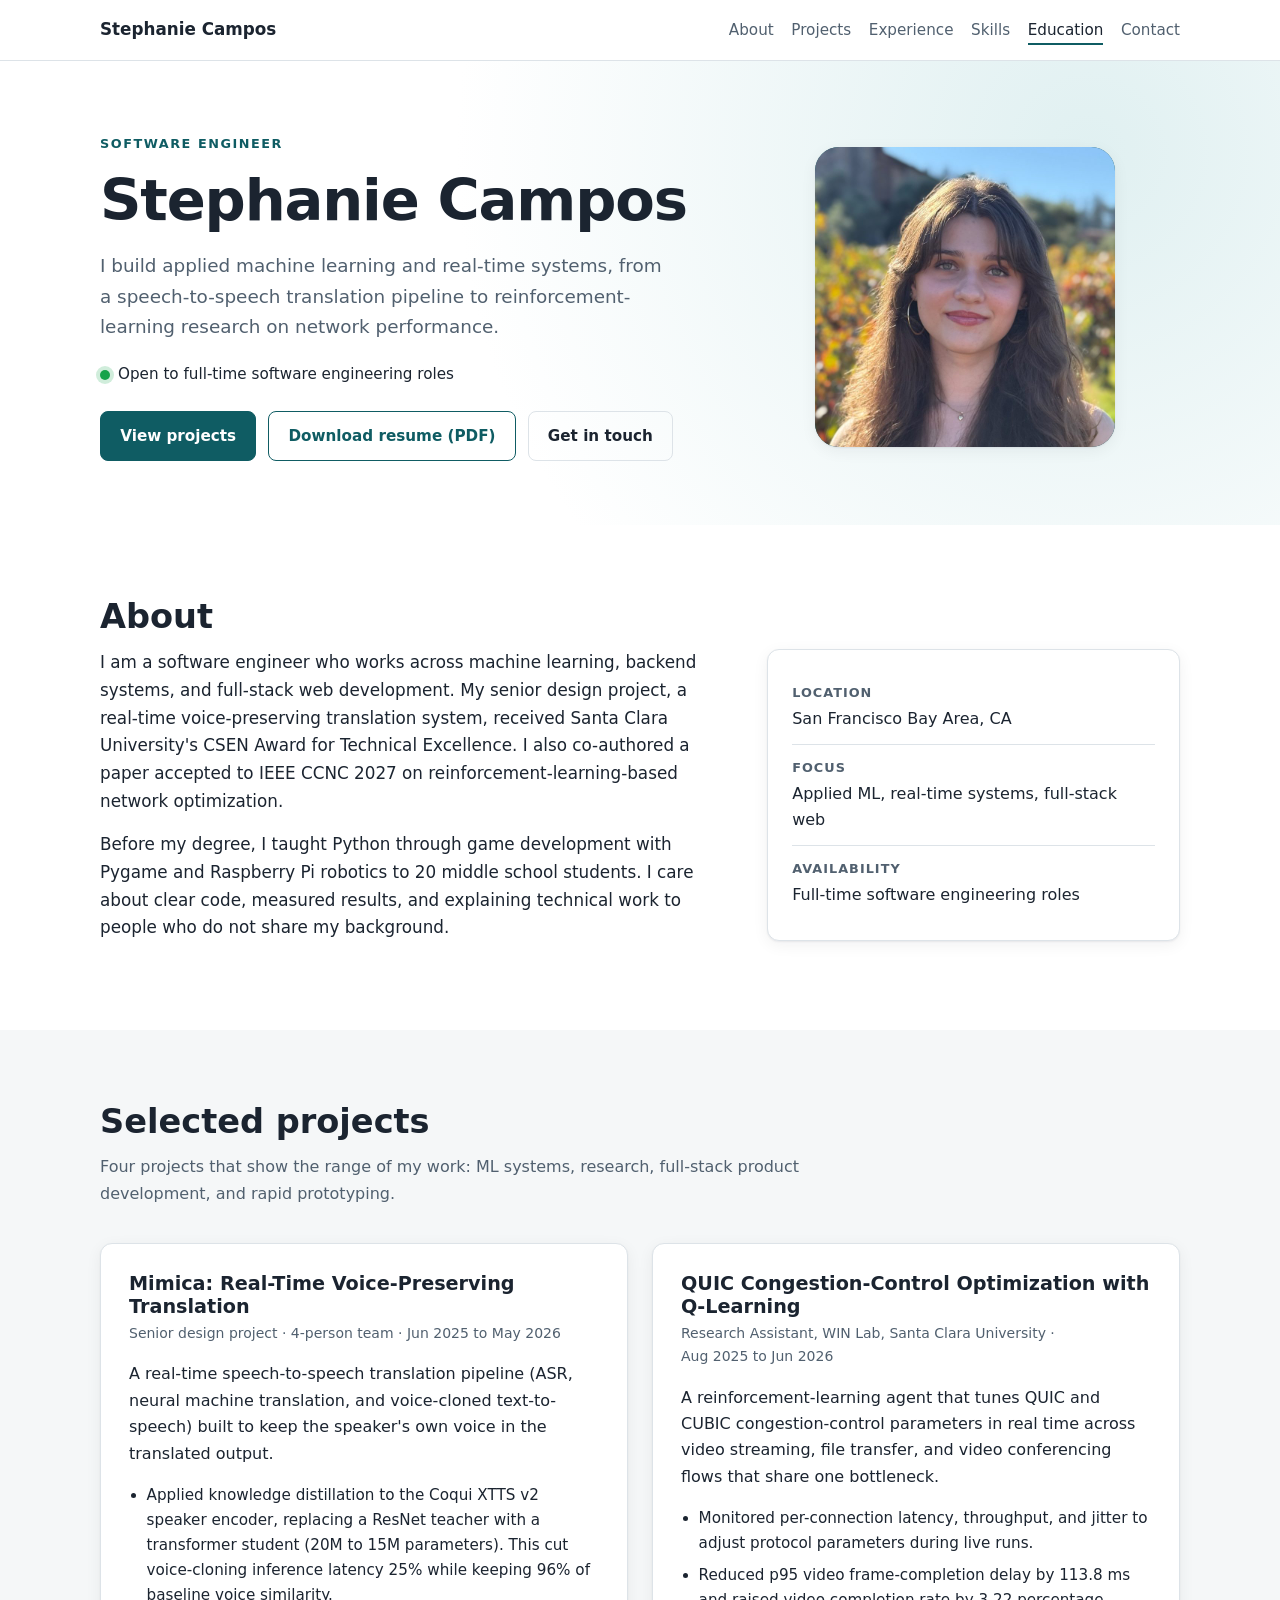
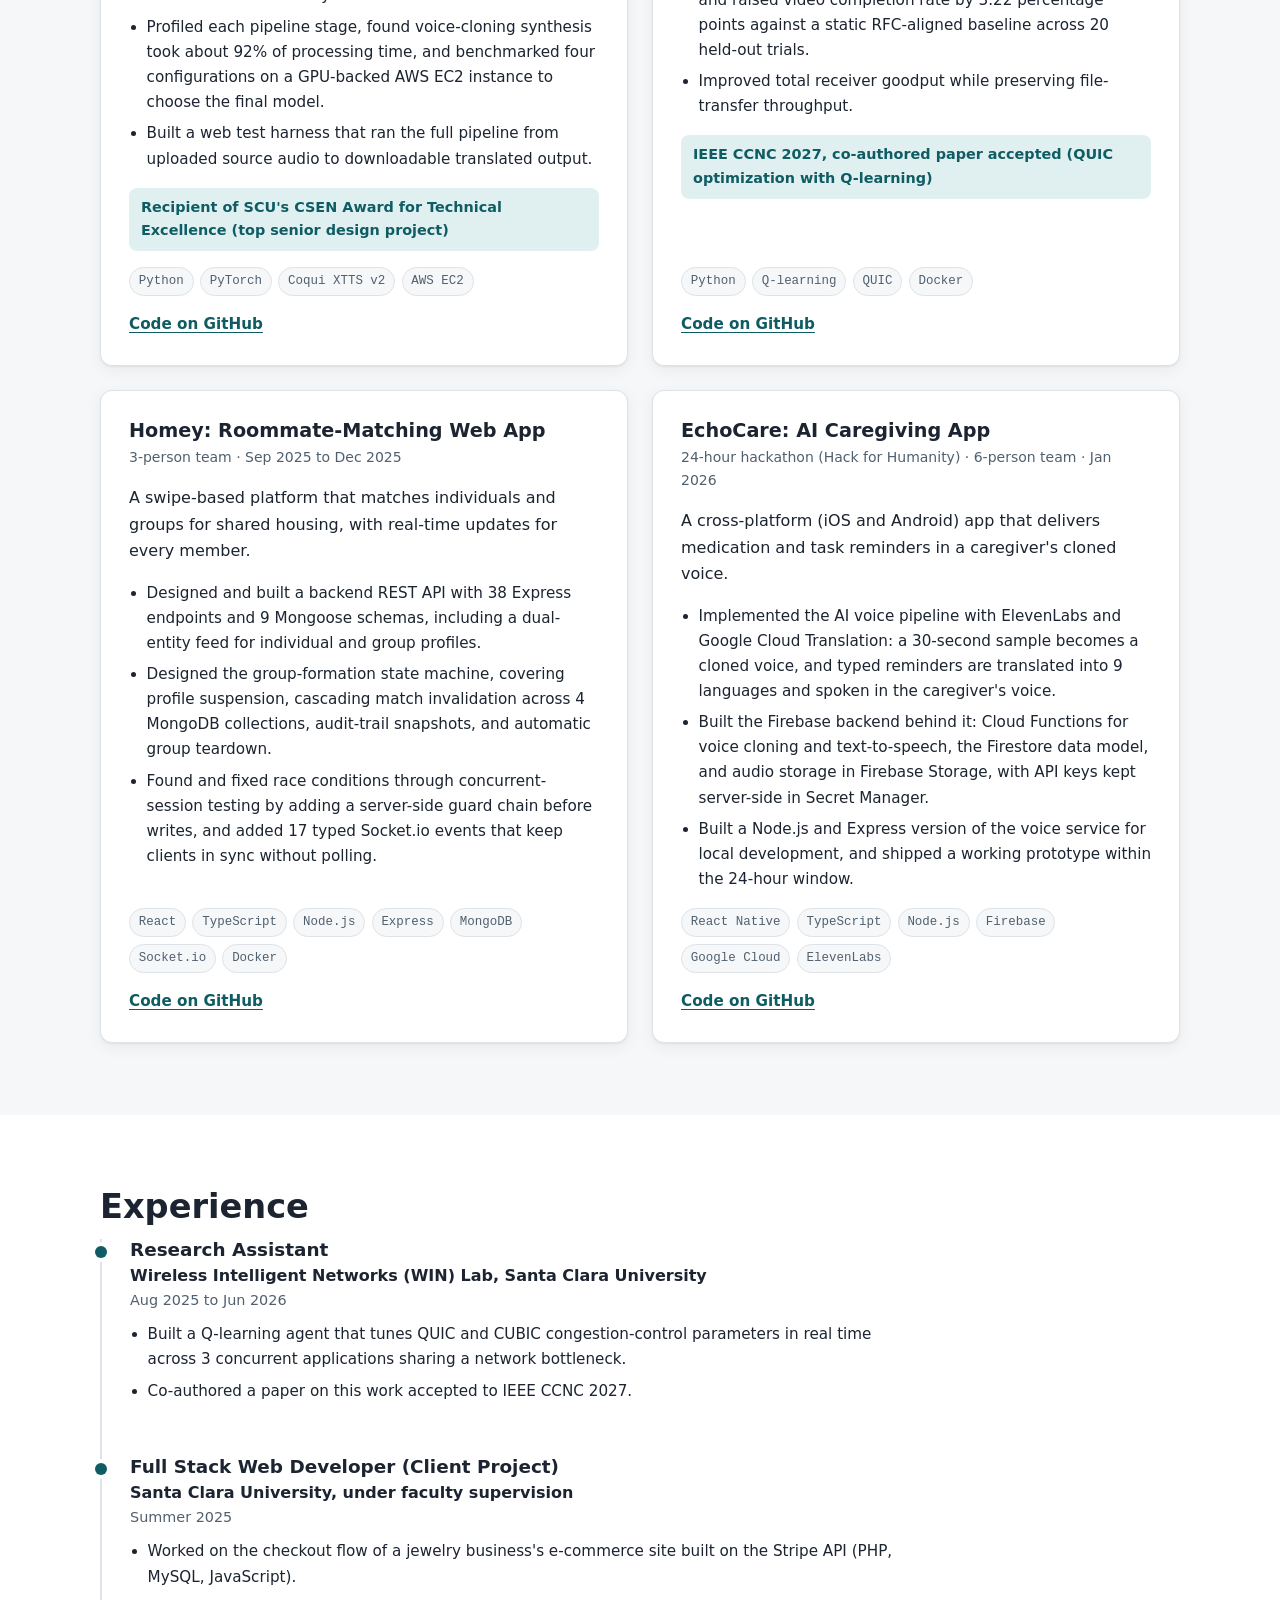
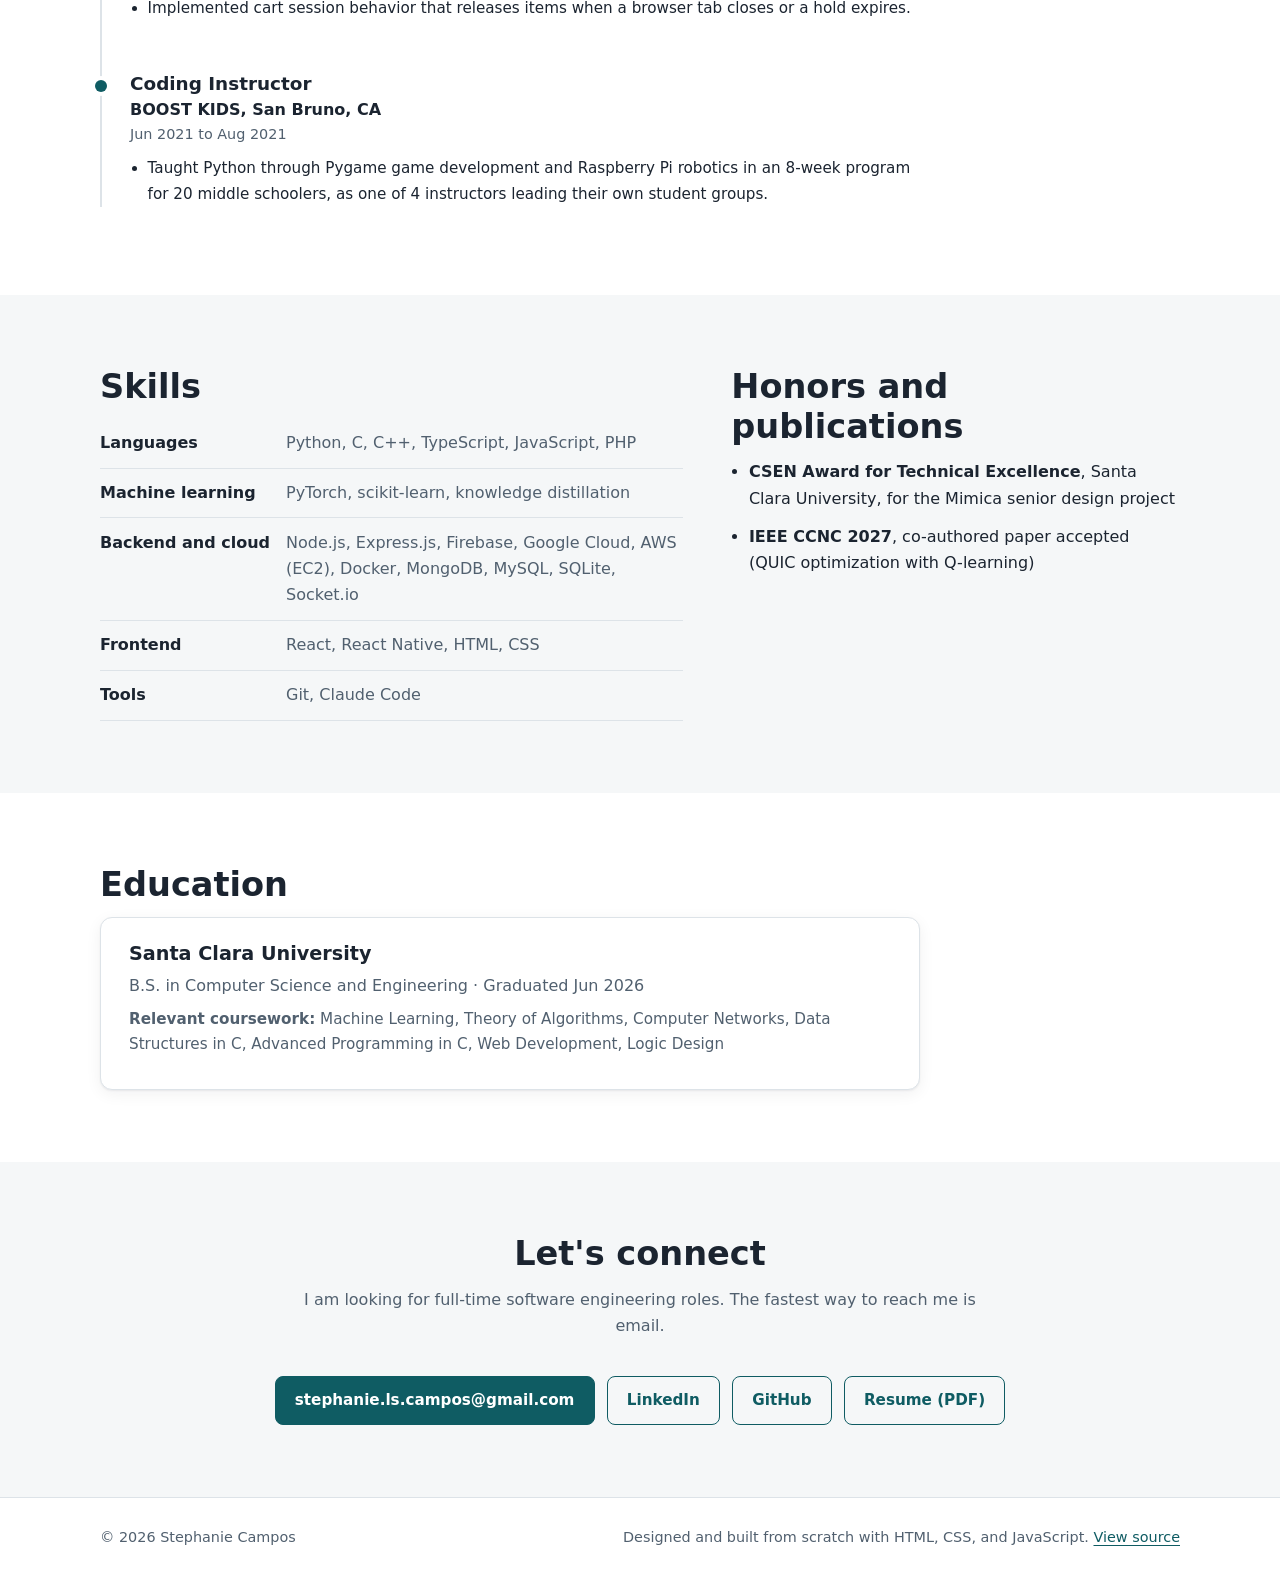
<file: index.html>
<!DOCTYPE html>
<html lang="en">
<head>
  <meta charset="UTF-8">
  <meta name="viewport" content="width=device-width, initial-scale=1.0">
  <title>Stephanie Campos | Software Engineer</title>
  <meta name="description" content="Stephanie Campos is a software engineer focused on applied machine learning and real-time systems. B.S. Computer Science and Engineering, Santa Clara University, 2026.">
  <meta name="author" content="Stephanie Campos">
  <meta name="theme-color" content="#0f5c63">
  <!-- Replace with your final domain if you add a custom domain -->
  <link rel="canonical" href="https://stephanielcampos.github.io/">
  <link rel="icon" href="assets/favicon.svg" type="image/svg+xml">

  <!-- Open Graph / social preview -->
  <meta property="og:type" content="website">
  <meta property="og:title" content="Stephanie Campos | Software Engineer">
  <meta property="og:description" content="Applied machine learning and real-time systems. Projects, experience, and resume.">
  <meta property="og:url" content="https://stephanielcampos.github.io/">
  <meta property="og:image" content="https://stephanielcampos.github.io/assets/stephanie.jpg">
  <meta name="twitter:card" content="summary_large_image">

  <link rel="stylesheet" href="styles.css">

  <script type="application/ld+json">
  {
    "@context": "https://schema.org",
    "@type": "Person",
    "name": "Stephanie Campos",
    "jobTitle": "Software Engineer",
    "email": "mailto:stephanie.ls.campos@gmail.com",
    "url": "https://stephanielcampos.github.io/",
    "image": "https://stephanielcampos.github.io/assets/stephanie.jpg",
    "sameAs": [
      "https://www.linkedin.com/in/StephanieLCampos",
      "https://github.com/StephanieLCampos"
    ],
    "alumniOf": {
      "@type": "CollegeOrUniversity",
      "name": "Santa Clara University"
    },
    "knowsAbout": ["Machine Learning", "Real-time systems", "Python", "TypeScript", "React", "Node.js", "PyTorch"]
  }
  </script>
</head>
<body>
  <a class="skip-link" href="#main">Skip to content</a>

  <header class="site-header">
    <div class="container nav-wrap">
      <a class="brand" href="#top">Stephanie Campos</a>
      <nav aria-label="Primary">
        <ul class="nav-list">
          <li><a href="#about">About</a></li>
          <li><a href="#projects">Projects</a></li>
          <li><a href="#experience">Experience</a></li>
          <li><a href="#skills">Skills</a></li>
          <li><a href="#education">Education</a></li>
          <li><a href="#contact">Contact</a></li>
        </ul>
      </nav>
    </div>
  </header>

  <main id="main">

    <!-- HERO -->
    <section class="hero" id="top" aria-labelledby="hero-title">
      <div class="container hero-grid">
        <div class="hero-text">
          <p class="eyebrow">Software Engineer</p>
          <h1 id="hero-title">Stephanie Campos</h1>
          <p class="lead">I build applied machine learning and real-time systems, from a speech-to-speech translation pipeline to reinforcement-learning research on network performance.</p>
          <p class="status"><span class="status-dot" aria-hidden="true"></span> Open to full-time software engineering roles</p>
          <div class="cta-row">
            <a class="btn btn-primary" href="#projects">View projects</a>
            <a class="btn" href="assets/resume.pdf" download="Stephanie-Campos-Resume.pdf">Download resume (PDF)</a>
            <a class="btn btn-ghost" href="#contact">Get in touch</a>
          </div>
        </div>
        <figure class="avatar">
          <div class="avatar-frame">
            <img src="assets/stephanie.jpg" alt="Portrait of Stephanie Campos" width="480" height="480">
          </div>
        </figure>
      </div>
    </section>

    <!-- ABOUT -->
    <section class="section" id="about" aria-labelledby="about-title">
      <div class="container">
        <h2 id="about-title" class="section-title">About</h2>
        <div class="about-grid">
          <div>
            <p>I am a software engineer who works across machine learning, backend systems, and full-stack web development. My senior design project, a real-time voice-preserving translation system, received Santa Clara University's CSEN Award for Technical Excellence. I also co-authored a paper accepted to IEEE CCNC 2027 on reinforcement-learning-based network optimization.</p>
            <p>Before my degree, I taught Python through game development with Pygame and Raspberry Pi robotics to 20 middle school students. I care about clear code, measured results, and explaining technical work to people who do not share my background.</p>
          </div>
          <dl class="facts">
            <div><dt>Location</dt><dd>San Francisco Bay Area, CA</dd></div>
            <div><dt>Focus</dt><dd>Applied ML, real-time systems, full-stack web</dd></div>
            <div><dt>Availability</dt><dd>Full-time software engineering roles</dd></div>
          </dl>
        </div>
      </div>
    </section>

    <!-- PROJECTS -->
    <section class="section section-alt" id="projects" aria-labelledby="projects-title">
      <div class="container">
        <h2 id="projects-title" class="section-title">Selected projects</h2>
        <p class="section-intro">Four projects that show the range of my work: ML systems, research, full-stack product development, and rapid prototyping.</p>

        <div class="card-grid">

          <!-- Project 1 -->
          <article class="card">
            <header class="card-header">
              <h3>Mimica: Real-Time Voice-Preserving Translation</h3>
              <p class="card-meta">Senior design project &middot; 4-person team &middot; <span class="nowrap">Jun 2025 to May 2026</span></p>
            </header>
            <p>A real-time speech-to-speech translation pipeline (ASR, neural machine translation, and voice-cloned text-to-speech) built to keep the speaker's own voice in the translated output.</p>
            <ul class="card-points">
              <li>Applied knowledge distillation to the Coqui XTTS v2 speaker encoder, replacing a ResNet teacher with a transformer student (20M to 15M parameters). This cut voice-cloning inference latency 25% while keeping 96% of baseline voice similarity.</li>
              <li>Profiled each pipeline stage, found voice-cloning synthesis took about 92% of processing time, and benchmarked four configurations on a GPU-backed AWS EC2 instance to choose the final model.</li>
              <li>Built a web test harness that ran the full pipeline from uploaded source audio to downloadable translated output.</li>
            </ul>
            <p class="award-note">Recipient of SCU's CSEN Award for Technical Excellence (top senior design project)</p>
            <ul class="tags" aria-label="Technologies used">
              <li>Python</li><li>PyTorch</li><li>Coqui XTTS v2</li><li>AWS EC2</li>
            </ul>
            <p class="card-links"><a href="https://github.com/StephanieLCampos/Mimica-Senior-Design" target="_blank" rel="noopener">Code on GitHub<span class="sr-only"> (opens in a new tab)</span></a></p>
          </article>

          <!-- Project 2 -->
          <article class="card">
            <header class="card-header">
              <h3>QUIC Congestion-Control Optimization with Q&#8209;Learning</h3>
              <p class="card-meta">Research Assistant, WIN Lab, Santa Clara University &middot; <span class="nowrap">Aug 2025 to Jun 2026</span></p>
            </header>
            <p>A reinforcement-learning agent that tunes QUIC and CUBIC congestion-control parameters in real time across video streaming, file transfer, and video conferencing flows that share one bottleneck.</p>
            <ul class="card-points">
              <li>Monitored per-connection latency, throughput, and jitter to adjust protocol parameters during live runs.</li>
              <li>Reduced p95 video frame-completion delay by 113.8 ms and raised video completion rate by 3.22 percentage points against a static RFC-aligned baseline across 20 held-out trials.</li>
              <li>Improved total receiver goodput while preserving file-transfer throughput.</li>
            </ul>
            <p class="award-note">IEEE CCNC 2027, co-authored paper accepted (QUIC optimization with Q-learning)</p>
            <ul class="tags" aria-label="Technologies used">
              <li>Python</li><li>Q-learning</li><li>QUIC</li><li>Docker</li>
            </ul>
            <p class="card-links"><a href="https://github.com/StephanieLCampos/QUIC_protocol_research" target="_blank" rel="noopener">Code on GitHub<span class="sr-only"> (opens in a new tab)</span></a></p>
          </article>

          <!-- Project 3 -->
          <article class="card">
            <header class="card-header">
              <h3>Homey: Roommate-Matching Web App</h3>
              <p class="card-meta">3-person team &middot; Sep 2025 to Dec 2025</p>
            </header>
            <p>A swipe-based platform that matches individuals and groups for shared housing, with real-time updates for every member.</p>
            <ul class="card-points">
              <li>Designed and built a backend REST API with 38 Express endpoints and 9 Mongoose schemas, including a dual-entity feed for individual and group profiles.</li>
              <li>Designed the group-formation state machine, covering profile suspension, cascading match invalidation across 4 MongoDB collections, audit-trail snapshots, and automatic group teardown.</li>
              <li>Found and fixed race conditions through concurrent-session testing by adding a server-side guard chain before writes, and added 17 typed Socket.io events that keep clients in sync without polling.</li>
            </ul>
            <ul class="tags" aria-label="Technologies used">
              <li>React</li><li>TypeScript</li><li>Node.js</li><li>Express</li><li>MongoDB</li><li>Socket.io</li><li>Docker</li>
            </ul>
            <p class="card-links"><a href="https://github.com/StephanieLCampos/Homey" target="_blank" rel="noopener">Code on GitHub<span class="sr-only"> (opens in a new tab)</span></a></p>
          </article>

          <!-- Project 4 -->
          <article class="card">
            <header class="card-header">
              <h3>EchoCare: AI Caregiving App</h3>
              <p class="card-meta">24-hour hackathon (Hack for Humanity) &middot; 6-person team &middot; Jan 2026</p>
            </header>
            <p>A cross-platform (iOS and Android) app that delivers medication and task reminders in a caregiver's cloned voice.</p>
            <ul class="card-points">
              <li>Implemented the AI voice pipeline with ElevenLabs and Google Cloud Translation: a 30-second sample becomes a cloned voice, and typed reminders are translated into 9 languages and spoken in the caregiver's voice.</li>
              <li>Built the Firebase backend behind it: Cloud Functions for voice cloning and text-to-speech, the Firestore data model, and audio storage in Firebase Storage, with API keys kept server-side in Secret Manager.</li>
              <li>Built a Node.js and Express version of the voice service for local development, and shipped a working prototype within the 24-hour window.</li>
            </ul>
            <ul class="tags" aria-label="Technologies used">
              <li>React Native</li><li>TypeScript</li><li>Node.js</li><li>Firebase</li><li>Google Cloud</li><li>ElevenLabs</li>
            </ul>
            <p class="card-links"><a href="https://github.com/StephanieLCampos/EchoCare" target="_blank" rel="noopener">Code on GitHub<span class="sr-only"> (opens in a new tab)</span></a></p>
          </article>

        </div>
      </div>
    </section>

    <!-- EXPERIENCE -->
    <section class="section" id="experience" aria-labelledby="experience-title">
      <div class="container">
        <h2 id="experience-title" class="section-title">Experience</h2>
        <ol class="timeline">
          <li class="timeline-item">
            <div class="timeline-head">
              <h3>Research Assistant</h3>
              <p class="timeline-org">Wireless Intelligent Networks (WIN) Lab, Santa Clara University</p>
              <p class="timeline-date">Aug 2025 to Jun 2026</p>
            </div>
            <ul class="card-points">
              <li>Built a Q-learning agent that tunes QUIC and CUBIC congestion-control parameters in real time across 3 concurrent applications sharing a network bottleneck.</li>
              <li>Co-authored a paper on this work accepted to IEEE CCNC 2027.</li>
            </ul>
          </li>
          <li class="timeline-item">
            <div class="timeline-head">
              <h3>Full Stack Web Developer (Client Project)</h3>
              <p class="timeline-org">Santa Clara University, under faculty supervision</p>
              <p class="timeline-date">Summer 2025</p>
            </div>
            <ul class="card-points">
              <li>Worked on the checkout flow of a jewelry business's e-commerce site built on the Stripe API (PHP, MySQL, JavaScript).</li>
              <li>Implemented cart session behavior that releases items when a browser tab closes or a hold expires.</li>
            </ul>
          </li>
          <li class="timeline-item">
            <div class="timeline-head">
              <h3>Coding Instructor</h3>
              <p class="timeline-org">BOOST KIDS, San Bruno, CA</p>
              <p class="timeline-date">Jun 2021 to Aug 2021</p>
            </div>
            <ul class="card-points">
              <li>Taught Python through Pygame game development and Raspberry Pi robotics in an 8-week program for 20 middle schoolers, as one of 4 instructors leading their own student groups.</li>
            </ul>
          </li>
        </ol>
      </div>
    </section>

    <!-- SKILLS & HONORS -->
    <section class="section section-alt" id="skills" aria-labelledby="skills-title">
      <div class="container skills-grid">
        <div>
          <h2 id="skills-title" class="section-title">Skills</h2>
          <dl class="skill-list">
            <div><dt>Languages</dt><dd>Python, C, C++, TypeScript, JavaScript, PHP</dd></div>
            <div><dt>Machine learning</dt><dd>PyTorch, scikit-learn, knowledge distillation</dd></div>
            <div><dt>Backend and cloud</dt><dd>Node.js, Express.js, Firebase, Google Cloud, AWS (EC2), Docker, MongoDB, MySQL, SQLite, Socket.io</dd></div>
            <div><dt>Frontend</dt><dd>React, React Native, HTML, CSS</dd></div>
            <div><dt>Tools</dt><dd>Git, Claude Code</dd></div>
          </dl>
        </div>
        <div>
          <h2 class="section-title section-title-secondary">Honors and publications</h2>
          <ul class="honors">
            <li><strong>CSEN Award for Technical Excellence</strong>, Santa Clara University, for the Mimica senior design project</li>
            <li><strong>IEEE CCNC 2027</strong>, co-authored paper accepted (QUIC optimization with Q-learning)</li>
          </ul>
        </div>
      </div>
    </section>

    <!-- EDUCATION -->
    <section class="section" id="education" aria-labelledby="education-title">
      <div class="container">
        <h2 id="education-title" class="section-title">Education</h2>
        <div class="edu">
          <h3>Santa Clara University</h3>
          <p>B.S. in Computer Science and Engineering &middot; Graduated Jun 2026</p>
          <p class="coursework"><strong>Relevant coursework:</strong> Machine Learning, Theory of Algorithms, Computer Networks, Data Structures in C, Advanced Programming in C, Web Development, Logic Design</p>
        </div>
      </div>
    </section>

    <!-- CONTACT -->
    <section class="section section-alt" id="contact" aria-labelledby="contact-title">
      <div class="container contact-wrap">
        <h2 id="contact-title" class="section-title">Let's connect</h2>
        <p class="section-intro">I am looking for full-time software engineering roles. The fastest way to reach me is email.</p>
        <div class="contact-actions">
          <a class="btn btn-primary" href="mailto:stephanie.ls.campos@gmail.com">stephanie.ls.campos@gmail.com</a>
          <a class="btn" href="https://www.linkedin.com/in/StephanieLCampos" target="_blank" rel="noopener">LinkedIn<span class="sr-only"> (opens in a new tab)</span></a>
          <a class="btn" href="https://github.com/StephanieLCampos" target="_blank" rel="noopener">GitHub<span class="sr-only"> (opens in a new tab)</span></a>
          <a class="btn" href="assets/resume.pdf" download="Stephanie-Campos-Resume.pdf">Resume (PDF)</a>
        </div>
      </div>
    </section>

  </main>

  <footer class="site-footer">
    <div class="container footer-inner">
      <p>&copy; <span id="year">2026</span> Stephanie Campos</p>
      <p>Designed and built from scratch with HTML, CSS, and JavaScript. <a href="https://github.com/StephanieLCampos/StephanieLCampos.github.io" target="_blank" rel="noopener">View source<span class="sr-only"> (opens in a new tab)</span></a></p>
    </div>
  </footer>

  <script src="script.js" defer></script>
</body>
</html>
</file>
<file: styles.css>
/* =========================================================
   Stephanie Campos | Personal site
   Plain CSS, no build step, no frameworks.
   ========================================================= */

:root {
  --bg: #ffffff;
  --bg-alt: #f5f7f8;
  --surface: #ffffff;
  --text: #1b2430;
  --text-muted: #51606f;
  --border: #dde3e8;
  --accent: #0f5c63;
  --accent-hover: #0a4449;
  --accent-soft: #e0f0f1;
  --focus: #f59e0b;
  --radius: 12px;
  --shadow: 0 1px 2px rgba(16, 24, 40, 0.06), 0 4px 16px rgba(16, 24, 40, 0.06);
  --font-sans: system-ui, -apple-system, "Segoe UI", Roboto, "Helvetica Neue", Arial, sans-serif;
  --font-mono: ui-monospace, SFMono-Regular, Menlo, Consolas, monospace;
  color-scheme: light;
}

@media (prefers-color-scheme: dark) {
  :root {
    --bg: #0f1720;
    --bg-alt: #151f2b;
    --surface: #1a2634;
    --text: #e6edf3;
    --text-muted: #a3b1bf;
    --border: #2b3a4b;
    --accent: #5fc4cc;
    --accent-hover: #8ad8de;
    --accent-soft: #15333a;
    --shadow: 0 1px 2px rgba(0, 0, 0, 0.4);
    color-scheme: dark;
  }
}

*,
*::before,
*::after {
  box-sizing: border-box;
}

html {
  scroll-behavior: smooth;
  scroll-padding-top: 80px;
  -webkit-text-size-adjust: 100%;
}

body {
  margin: 0;
  font-family: var(--font-sans);
  font-size: 1rem;
  line-height: 1.65;
  color: var(--text);
  background: var(--bg);
}

img {
  max-width: 100%;
  display: block;
}

a {
  color: var(--accent);
  text-decoration-thickness: 1px;
  text-underline-offset: 3px;
}

a:hover {
  color: var(--accent-hover);
}

:focus-visible {
  outline: 3px solid var(--focus);
  outline-offset: 3px;
  border-radius: 4px;
}

h1, h2, h3 {
  line-height: 1.2;
  margin: 0 0 0.5rem;
  font-weight: 700;
}

p {
  margin: 0 0 1rem;
}

ul, ol {
  padding-left: 1.25rem;
}

.container {
  width: min(1080px, 100% - 2.5rem);
  margin-inline: auto;
}

.sr-only {
  position: absolute;
  width: 1px;
  height: 1px;
  padding: 0;
  margin: -1px;
  overflow: hidden;
  clip: rect(0, 0, 0, 0);
  white-space: nowrap;
  border: 0;
}

.skip-link {
  position: absolute;
  left: 1rem;
  top: -100px;
  background: var(--accent);
  color: #fff;
  padding: 0.5rem 1rem;
  border-radius: 6px;
  z-index: 1000;
}

.skip-link:focus {
  top: 1rem;
}

/* ---------- Header ---------- */

.site-header {
  position: sticky;
  top: 0;
  z-index: 100;
  background: color-mix(in srgb, var(--bg) 88%, transparent);
  backdrop-filter: saturate(160%) blur(10px);
  -webkit-backdrop-filter: saturate(160%) blur(10px);
  border-bottom: 1px solid var(--border);
}

.nav-wrap {
  display: flex;
  align-items: center;
  justify-content: space-between;
  gap: 1rem;
  min-height: 60px;
}

.brand {
  font-weight: 700;
  font-size: 1.05rem;
  color: var(--text);
  text-decoration: none;
}

.brand:hover {
  color: var(--accent);
}

.nav-list {
  display: flex;
  flex-wrap: wrap;
  gap: 0.25rem 1.1rem;
  list-style: none;
  margin: 0;
  padding: 0;
}

.nav-list a {
  color: var(--text-muted);
  text-decoration: none;
  font-size: 0.95rem;
  padding: 0.25rem 0;
  border-bottom: 2px solid transparent;
}

.nav-list a:hover,
.nav-list a.is-active {
  color: var(--text);
  border-bottom-color: var(--accent);
}

/* ---------- Buttons ---------- */

.btn {
  display: inline-flex;
  align-items: center;
  justify-content: center;
  gap: 0.4rem;
  padding: 0.7rem 1.2rem;
  border-radius: 8px;
  border: 1px solid var(--accent);
  background: transparent;
  color: var(--accent);
  font-weight: 600;
  font-size: 0.95rem;
  text-decoration: none;
  cursor: pointer;
  transition: background 0.15s ease, color 0.15s ease, transform 0.15s ease;
  overflow-wrap: anywhere;
}

.btn:hover {
  background: var(--accent-soft);
  color: var(--accent-hover);
  transform: translateY(-1px);
}

.btn-primary {
  background: var(--accent);
  color: #fff;
}

.btn-primary:hover {
  background: var(--accent-hover);
  color: #fff;
}

.btn-ghost {
  border-color: var(--border);
  color: var(--text);
}

/* ---------- Hero ---------- */

.hero {
  padding: 4.5rem 0 4rem;
  background:
    radial-gradient(circle at 85% 20%, var(--accent-soft), transparent 55%),
    var(--bg);
}

.hero-grid {
  display: grid;
  grid-template-columns: 1.4fr 1fr;
  gap: 3rem;
  align-items: center;
}

.eyebrow {
  text-transform: uppercase;
  letter-spacing: 0.12em;
  font-size: 0.8rem;
  font-weight: 700;
  color: var(--accent);
  margin-bottom: 0.75rem;
}

.hero h1 {
  font-size: clamp(2.4rem, 5vw, 3.6rem);
  letter-spacing: -0.02em;
  margin-bottom: 1rem;
}

.lead {
  font-size: 1.15rem;
  color: var(--text-muted);
  max-width: 36rem;
}

.status {
  display: inline-flex;
  align-items: center;
  gap: 0.5rem;
  font-size: 0.95rem;
  color: var(--text);
  margin: 0.25rem 0 1.5rem;
}

.status-dot {
  width: 10px;
  height: 10px;
  border-radius: 50%;
  background: #16a34a;
  box-shadow: 0 0 0 4px rgba(22, 163, 74, 0.2);
}

.cta-row {
  display: flex;
  flex-wrap: wrap;
  gap: 0.75rem;
}

.avatar {
  margin: 0;
  justify-self: center;
}

.avatar-frame {
  position: relative;
  width: min(300px, 80vw);
  aspect-ratio: 1 / 1;
  border-radius: 24px;
  overflow: hidden;
  background: linear-gradient(135deg, var(--accent), var(--accent-hover));
  box-shadow: var(--shadow);
}

.avatar-frame img {
  position: absolute;
  inset: 0;
  width: 100%;
  height: 100%;
  object-fit: cover;
  object-position: center top;
}

/* ---------- Sections ---------- */

.section {
  padding: 4.5rem 0;
}

.section-alt {
  background: var(--bg-alt);
}

.section-title {
  font-size: clamp(1.6rem, 3vw, 2.1rem);
  margin-bottom: 0.75rem;
}

.nowrap {
  white-space: nowrap;
}

.section-intro {
  color: var(--text-muted);
  max-width: 44rem;
  margin-bottom: 2.25rem;
}

/* About */

.about-grid {
  display: grid;
  grid-template-columns: 1.5fr 1fr;
  gap: 3rem;
  align-items: start;
}

.about-grid p {
  font-size: 1.05rem;
}

.facts {
  margin: 0;
  background: var(--surface);
  border: 1px solid var(--border);
  border-radius: var(--radius);
  padding: 1.25rem 1.5rem;
  box-shadow: var(--shadow);
}

.facts > div {
  padding: 0.75rem 0;
  border-bottom: 1px solid var(--border);
}

.facts > div:last-child {
  border-bottom: 0;
}

.facts dt {
  font-size: 0.8rem;
  text-transform: uppercase;
  letter-spacing: 0.08em;
  color: var(--text-muted);
  font-weight: 700;
}

.facts dd {
  margin: 0.15rem 0 0;
}

/* Project cards */

.card-grid {
  display: grid;
  grid-template-columns: repeat(2, 1fr);
  gap: 1.5rem;
}

.card {
  display: flex;
  flex-direction: column;
  background: var(--surface);
  border: 1px solid var(--border);
  border-radius: var(--radius);
  padding: 1.75rem;
  box-shadow: var(--shadow);
}

.card h3 {
  font-size: 1.2rem;
  margin-bottom: 0.25rem;
}

.card-meta {
  font-size: 0.875rem;
  color: var(--text-muted);
  margin-bottom: 1rem;
}

.card-points {
  padding-left: 1.1rem;
  margin: 0 0 1rem;
  font-size: 0.95rem;
}

.card-points li + li {
  margin-top: 0.4rem;
}

.award-note {
  font-size: 0.9rem;
  font-weight: 600;
  color: var(--accent);
  background: var(--accent-soft);
  border-radius: 8px;
  padding: 0.5rem 0.75rem;
}

.tags {
  list-style: none;
  padding: 0;
  margin: auto 0 1rem;
  display: flex;
  flex-wrap: wrap;
  gap: 0.4rem;
}

.tags li {
  font-family: var(--font-mono);
  font-size: 0.78rem;
  padding: 0.2rem 0.55rem;
  border-radius: 999px;
  background: var(--bg-alt);
  border: 1px solid var(--border);
  color: var(--text-muted);
}

.card-links {
  margin: 0;
  font-weight: 600;
  font-size: 0.95rem;
}

/* Experience timeline */

.timeline {
  list-style: none;
  margin: 0;
  padding: 0 0 0 1.75rem;
  border-left: 2px solid var(--border);
  max-width: 820px;
}

.timeline-item {
  position: relative;
  padding-bottom: 2.25rem;
}

.timeline-item:last-child {
  padding-bottom: 0;
}

.timeline-item::before {
  content: "";
  position: absolute;
  left: calc(-1.75rem - 7px);
  top: 0.45rem;
  width: 12px;
  height: 12px;
  border-radius: 50%;
  background: var(--accent);
  box-shadow: 0 0 0 4px var(--bg);
}

.timeline-head h3 {
  font-size: 1.15rem;
  margin-bottom: 0.1rem;
}

.timeline-org {
  font-weight: 600;
  margin-bottom: 0;
}

.timeline-date {
  font-size: 0.9rem;
  color: var(--text-muted);
  margin-bottom: 0.6rem;
}

.timeline-item .card-points {
  padding-left: 1.1rem;
  list-style: disc;
}

/* Skills & honors */

.skills-grid {
  display: grid;
  grid-template-columns: 1.3fr 1fr;
  gap: 3rem;
  align-items: start;
}

.skill-list {
  margin: 0;
}

.skill-list > div {
  display: grid;
  grid-template-columns: 170px 1fr;
  gap: 1rem;
  padding: 0.7rem 0;
  border-bottom: 1px solid var(--border);
}

.skill-list dt {
  font-weight: 700;
  color: var(--text);
}

.skill-list dd {
  margin: 0;
  color: var(--text-muted);
}

.honors {
  padding-left: 1.1rem;
  margin: 0;
}

.honors li + li {
  margin-top: 0.75rem;
}

/* Education */

.edu {
  background: var(--surface);
  border: 1px solid var(--border);
  border-radius: var(--radius);
  padding: 1.5rem 1.75rem;
  box-shadow: var(--shadow);
  max-width: 820px;
}

.edu h3 {
  font-size: 1.2rem;
}

.edu p {
  margin-bottom: 0.5rem;
  color: var(--text-muted);
}

.coursework {
  margin-bottom: 0;
  font-size: 0.95rem;
}

/* Contact */

.contact-wrap {
  text-align: center;
}

.contact-wrap .section-intro {
  margin-inline: auto;
}

.contact-actions {
  display: flex;
  flex-wrap: wrap;
  justify-content: center;
  gap: 0.75rem;
}

/* Footer */

.site-footer {
  border-top: 1px solid var(--border);
  padding: 1.75rem 0;
  font-size: 0.9rem;
  color: var(--text-muted);
}

.footer-inner {
  display: flex;
  flex-wrap: wrap;
  justify-content: space-between;
  gap: 0.5rem 1.5rem;
}

.footer-inner p {
  margin: 0;
}

/* ---------- Responsive ---------- */

@media (max-width: 900px) {
  .hero-grid,
  .about-grid,
  .skills-grid {
    grid-template-columns: 1fr;
    gap: 2rem;
  }

  .section-title-secondary {
    margin-top: 1rem;
  }

  .avatar {
    order: -1;
    justify-self: start;
  }

  .avatar-frame {
    width: 200px;
  }

  .card-grid {
    grid-template-columns: 1fr;
  }
}

@media (max-width: 600px) {
  .nav-wrap {
    flex-direction: column;
    align-items: flex-start;
    padding: 0.6rem 0;
  }

  .nav-list {
    gap: 0.25rem 0.9rem;
  }

  .hero {
    padding: 3rem 0 2.5rem;
  }

  .section {
    padding: 3.25rem 0;
  }

  .skill-list > div {
    grid-template-columns: 1fr;
    gap: 0.2rem;
  }

  .btn {
    width: 100%;
  }

  .cta-row .btn,
  .contact-actions .btn {
    width: auto;
    flex: 1 1 auto;
  }
}

/* ---------- Motion preferences ---------- */

@media (prefers-reduced-motion: reduce) {
  html {
    scroll-behavior: auto;
  }

  *,
  *::before,
  *::after {
    transition: none !important;
    animation: none !important;
  }
}

@media print {
  .site-header,
  .cta-row,
  .contact-actions,
  .skip-link {
    display: none;
  }

  body {
    color: #000;
    background: #fff;
  }

  .card,
  .facts,
  .edu {
    box-shadow: none;
    break-inside: avoid;
  }
}
</file>
